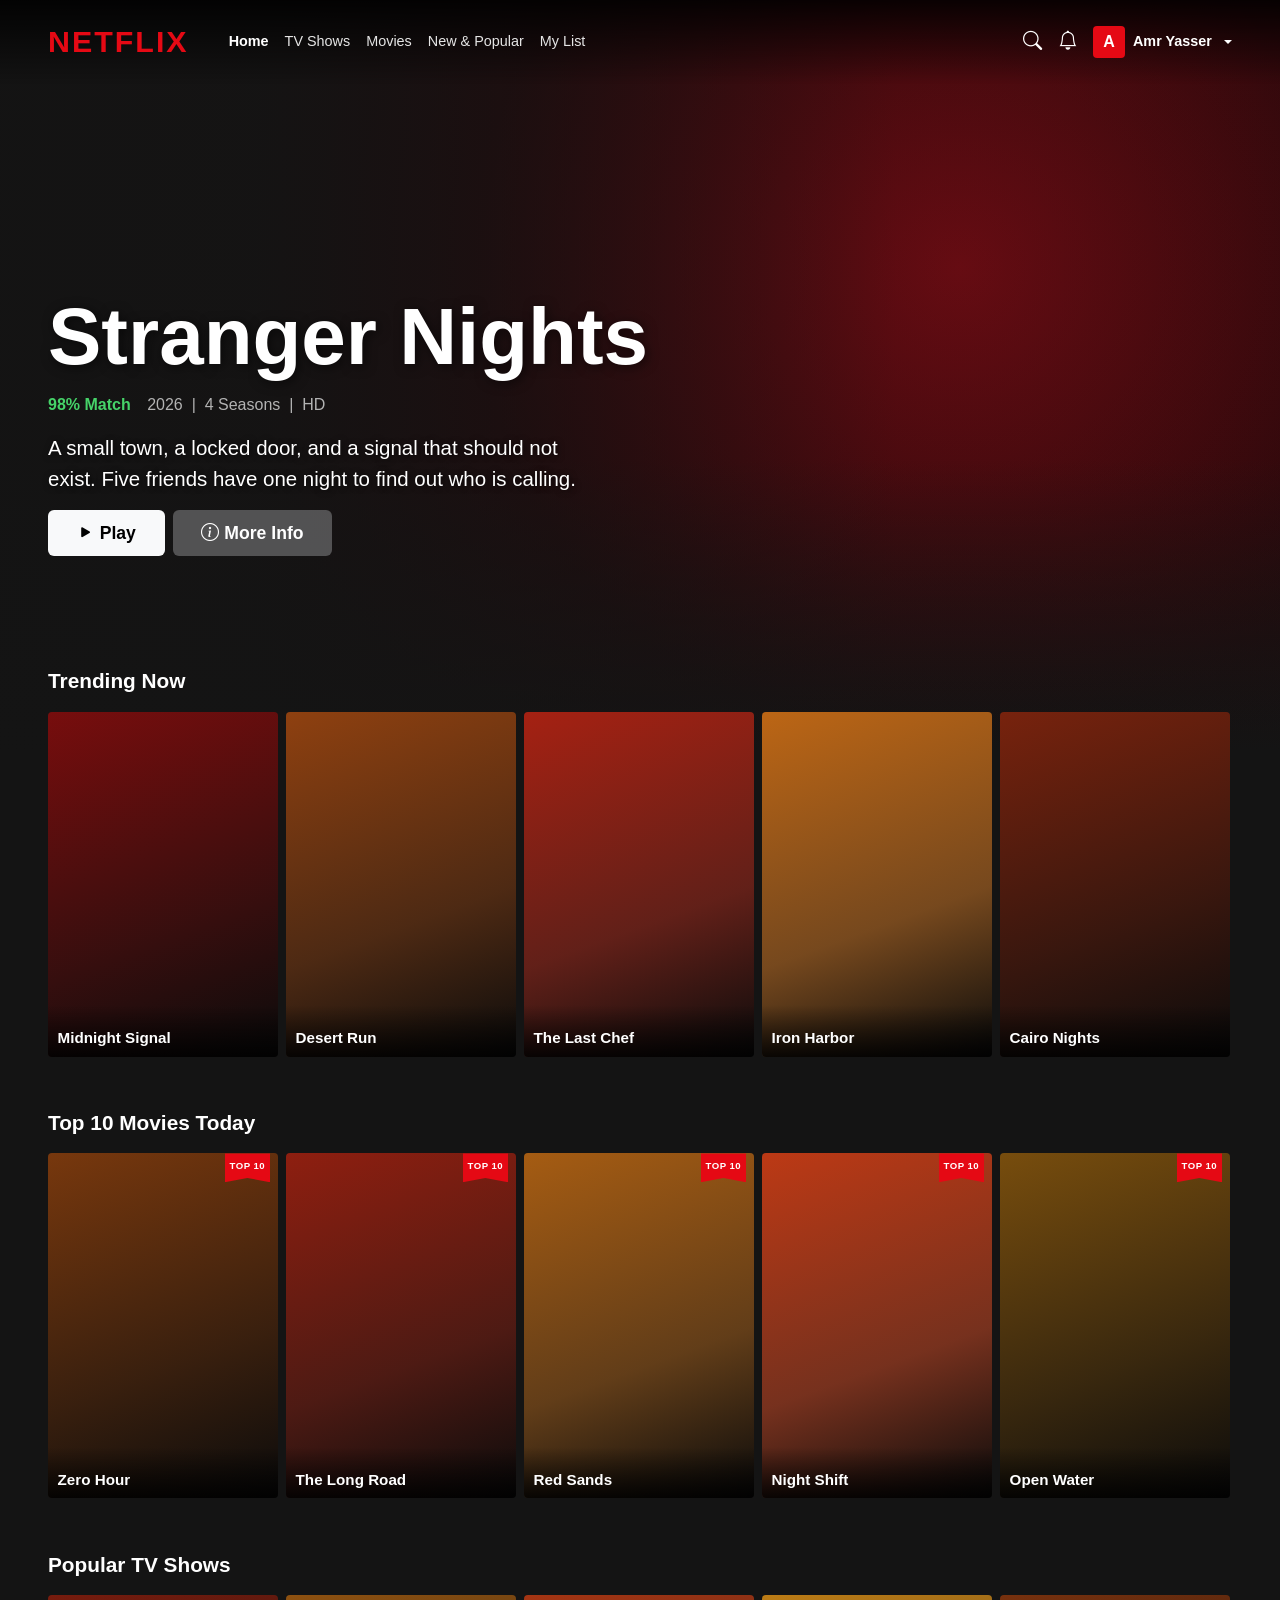
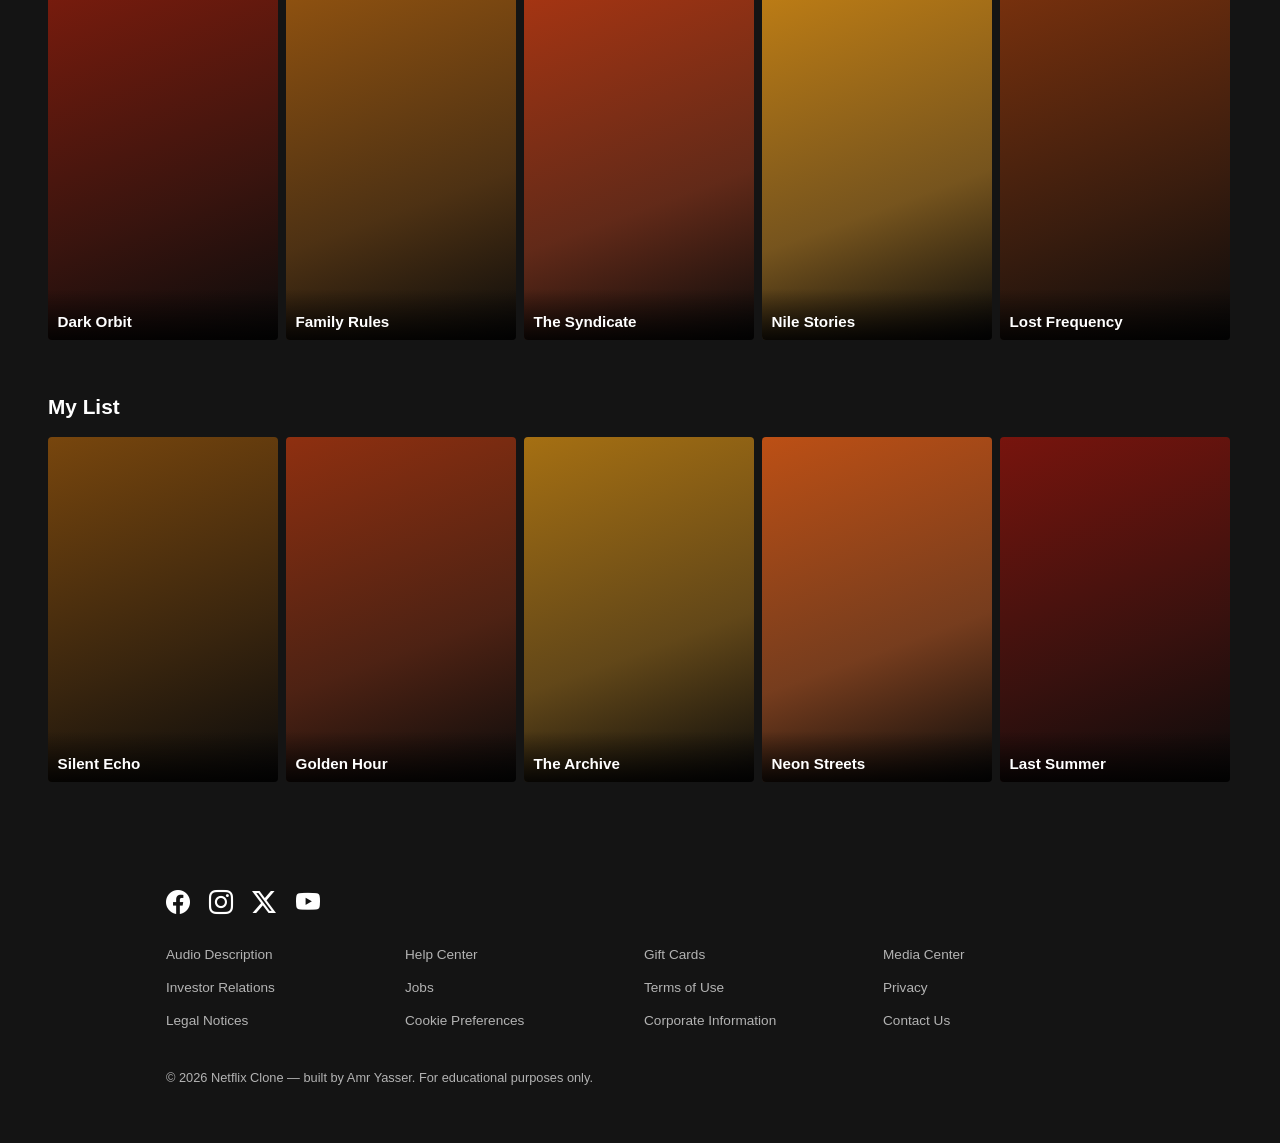
<file: index.html>
<!DOCTYPE html>
<html lang="en" data-bs-theme="dark">
<head>
  <meta charset="UTF-8">
  <meta name="viewport" content="width=device-width, initial-scale=1">
  <title>Netflix Clone | Amr Yasser</title>
  <link href="https://cdn.jsdelivr.net/npm/bootstrap@5.3.3/dist/css/bootstrap.min.css" rel="stylesheet">
  <link href="https://cdn.jsdelivr.net/npm/bootstrap-icons@1.11.3/font/bootstrap-icons.min.css" rel="stylesheet">
  <link rel="stylesheet" href="style.css">
</head>
<body>

  <!-- Navbar -->
  <nav class="navbar navbar-expand-lg fixed-top nf-navbar" id="navbar">
    <div class="container-fluid px-3 px-lg-5">
      <a class="navbar-brand nf-logo" href="index.html">NETFLIX</a>
      <button class="navbar-toggler border-0" type="button" data-bs-toggle="collapse" data-bs-target="#navMenu" aria-label="Toggle navigation">
        <span class="navbar-toggler-icon"></span>
      </button>
      <div class="collapse navbar-collapse" id="navMenu">
        <ul class="navbar-nav me-auto">
          <li class="nav-item"><a class="nav-link active" href="#home">Home</a></li>
          <li class="nav-item"><a class="nav-link" href="#series">TV Shows</a></li>
          <li class="nav-item"><a class="nav-link" href="#movies">Movies</a></li>
          <li class="nav-item"><a class="nav-link" href="#new">New &amp; Popular</a></li>
          <li class="nav-item"><a class="nav-link" href="#mylist">My List</a></li>
        </ul>
        <div class="d-flex align-items-center gap-3 nav-right">
          <i class="bi bi-search nav-icon"></i>
          <i class="bi bi-bell nav-icon"></i>
          <div class="dropdown">
            <a class="d-flex align-items-center gap-2 text-decoration-none dropdown-toggle nf-profile" href="#" data-bs-toggle="dropdown">
              <span class="avatar">A</span>
              <span class="profile-name">Amr Yasser</span>
            </a>
            <ul class="dropdown-menu dropdown-menu-end nf-dropdown">
              <li><a class="dropdown-item" href="login.html">Sign in</a></li>
              <li><a class="dropdown-item" href="register.html">Create account</a></li>
            </ul>
          </div>
        </div>
      </div>
    </div>
  </nav>

  <!-- Hero -->
  <header class="hero" id="home">
    <div class="hero-content container-fluid px-3 px-lg-5">
      <h1 class="hero-title">Stranger Nights</h1>
      <p class="hero-meta"><span class="match">98% Match</span> 2026 &nbsp;|&nbsp; 4 Seasons &nbsp;|&nbsp; HD</p>
      <p class="hero-desc">A small town, a locked door, and a signal that should not exist. Five friends have one night to find out who is calling.</p>
      <div class="d-flex gap-2 flex-wrap">
        <button class="btn btn-light btn-play"><i class="bi bi-play-fill"></i> Play</button>
        <button class="btn btn-secondary btn-info-nf"><i class="bi bi-info-circle"></i> More Info</button>
      </div>
    </div>
  </header>

  <!-- Rows (filled by script.js) -->
  <main class="rows" id="rows"></main>

  <!-- Footer -->
  <footer class="nf-footer container">
    <div class="social mb-4">
      <i class="bi bi-facebook"></i><i class="bi bi-instagram"></i><i class="bi bi-twitter-x"></i><i class="bi bi-youtube"></i>
    </div>
    <div class="row g-2 footer-links">
      <div class="col-6 col-md-3"><a href="#">Audio Description</a><a href="#">Investor Relations</a><a href="#">Legal Notices</a></div>
      <div class="col-6 col-md-3"><a href="#">Help Center</a><a href="#">Jobs</a><a href="#">Cookie Preferences</a></div>
      <div class="col-6 col-md-3"><a href="#">Gift Cards</a><a href="#">Terms of Use</a><a href="#">Corporate Information</a></div>
      <div class="col-6 col-md-3"><a href="#">Media Center</a><a href="#">Privacy</a><a href="#">Contact Us</a></div>
    </div>
    <p class="copy mt-4">&copy; 2026 Netflix Clone &mdash; built by Amr Yasser. For educational purposes only.</p>
  </footer>

  <script src="https://cdn.jsdelivr.net/npm/bootstrap@5.3.3/dist/js/bootstrap.bundle.min.js"></script>
  <script src="script.js"></script>
</body>
</html>
</file>
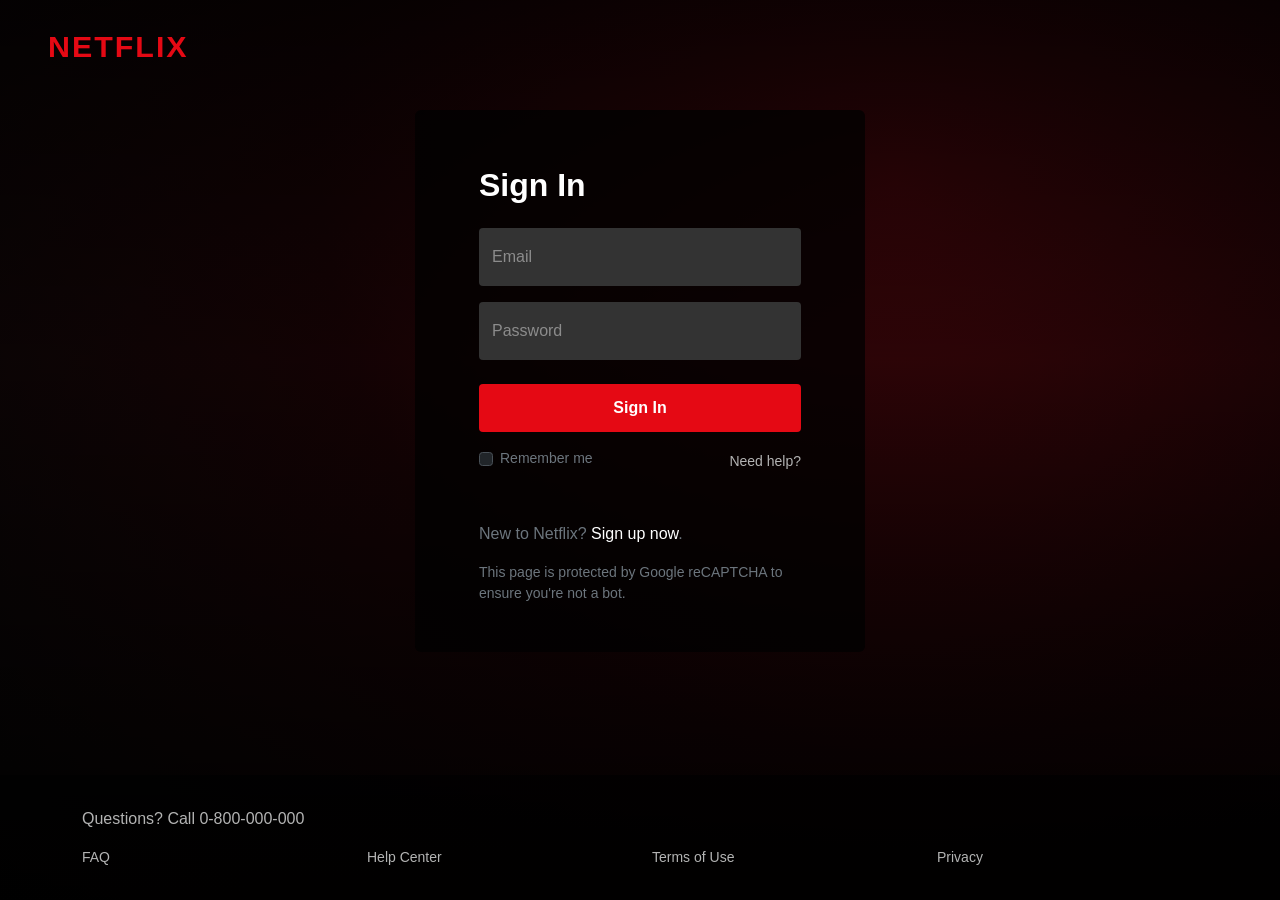
<file: login.html>
<!DOCTYPE html>
<html lang="en" data-bs-theme="dark">
<head>
  <meta charset="UTF-8">
  <meta name="viewport" content="width=device-width, initial-scale=1">
  <title>Sign In | Netflix Clone</title>
  <link href="https://cdn.jsdelivr.net/npm/bootstrap@5.3.3/dist/css/bootstrap.min.css" rel="stylesheet">
  <link rel="stylesheet" href="style.css">
</head>
<body class="auth-body">

  <header class="auth-header">
    <a class="nf-logo" href="index.html">NETFLIX</a>
  </header>

  <main class="auth-wrap">
    <div class="auth-card">
      <h1>Sign In</h1>
      <div id="formAlert" class="alert alert-danger d-none" role="alert"></div>

      <form id="loginForm" novalidate>
        <div class="form-floating mb-3">
          <input type="email" class="form-control nf-input" id="email" placeholder="Email" required>
          <label for="email">Email</label>
          <div class="invalid-feedback">Enter a valid email address.</div>
        </div>
        <div class="form-floating mb-3">
          <input type="password" class="form-control nf-input" id="password" placeholder="Password" minlength="6" required>
          <label for="password">Password</label>
          <div class="invalid-feedback">Password must be at least 6 characters.</div>
        </div>
        <button type="submit" class="btn nf-btn w-100 mt-2">Sign In</button>

        <div class="d-flex justify-content-between align-items-center mt-3 small text-secondary">
          <div class="form-check">
            <input class="form-check-input" type="checkbox" id="remember">
            <label class="form-check-label" for="remember">Remember me</label>
          </div>
          <a href="#" class="auth-link-muted">Need help?</a>
        </div>
      </form>

      <p class="mt-5 text-secondary">New to Netflix? <a href="register.html" class="auth-link">Sign up now</a>.</p>
      <p class="small text-secondary mb-0">This page is protected by Google reCAPTCHA to ensure you're not a bot.</p>
    </div>
  </main>

  <footer class="auth-footer">
    <div class="container">
      <p>Questions? Call 0-800-000-000</p>
      <div class="row small">
        <div class="col-6 col-md-3"><a href="#">FAQ</a></div>
        <div class="col-6 col-md-3"><a href="#">Help Center</a></div>
        <div class="col-6 col-md-3"><a href="#">Terms of Use</a></div>
        <div class="col-6 col-md-3"><a href="#">Privacy</a></div>
      </div>
    </div>
  </footer>

  <script src="https://cdn.jsdelivr.net/npm/bootstrap@5.3.3/dist/js/bootstrap.bundle.min.js"></script>
  <script src="script.js"></script>
</body>
</html>
</file>
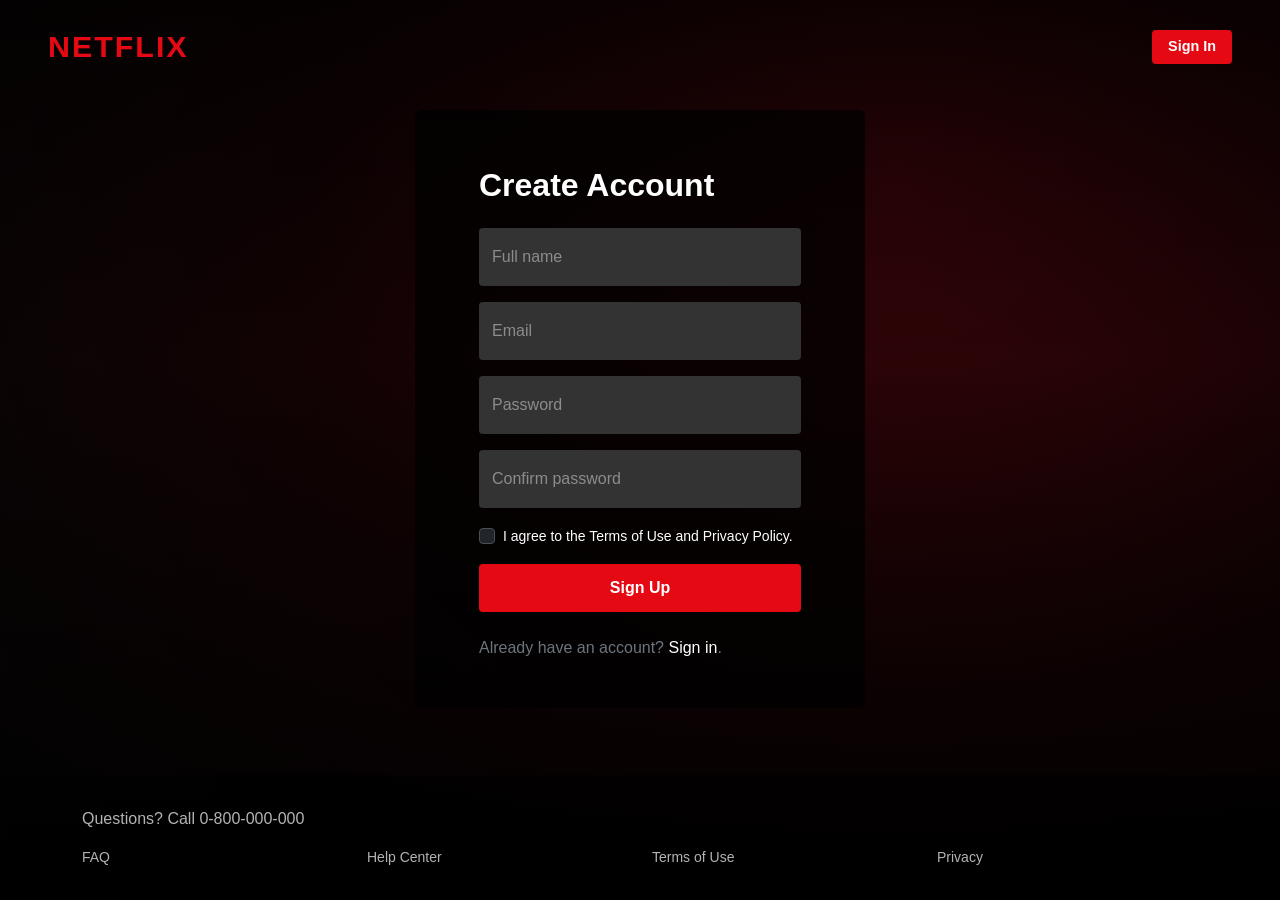
<file: register.html>
<!DOCTYPE html>
<html lang="en" data-bs-theme="dark">
<head>
  <meta charset="UTF-8">
  <meta name="viewport" content="width=device-width, initial-scale=1">
  <title>Sign Up | Netflix Clone</title>
  <link href="https://cdn.jsdelivr.net/npm/bootstrap@5.3.3/dist/css/bootstrap.min.css" rel="stylesheet">
  <link rel="stylesheet" href="style.css">
</head>
<body class="auth-body">

  <header class="auth-header">
    <a class="nf-logo" href="index.html">NETFLIX</a>
    <a class="btn nf-btn nf-btn-sm" href="login.html">Sign In</a>
  </header>

  <main class="auth-wrap">
    <div class="auth-card">
      <h1>Create Account</h1>
      <div id="formAlert" class="alert alert-danger d-none" role="alert"></div>

      <form id="registerForm" novalidate>
        <div class="form-floating mb-3">
          <input type="text" class="form-control nf-input" id="fullName" placeholder="Full name" minlength="3" required>
          <label for="fullName">Full name</label>
          <div class="invalid-feedback">Enter your full name (at least 3 characters).</div>
        </div>
        <div class="form-floating mb-3">
          <input type="email" class="form-control nf-input" id="email" placeholder="Email" required>
          <label for="email">Email</label>
          <div class="invalid-feedback">Enter a valid email address.</div>
        </div>
        <div class="form-floating mb-3">
          <input type="password" class="form-control nf-input" id="password" placeholder="Password" minlength="6" required>
          <label for="password">Password</label>
          <div class="invalid-feedback">Password must be at least 6 characters.</div>
        </div>
        <div class="form-floating mb-3">
          <input type="password" class="form-control nf-input" id="confirmPassword" placeholder="Confirm password" required>
          <label for="confirmPassword">Confirm password</label>
          <div class="invalid-feedback">Passwords do not match.</div>
        </div>
        <div class="form-check mb-3">
          <input class="form-check-input" type="checkbox" id="terms" required>
          <label class="form-check-label small" for="terms">I agree to the Terms of Use and Privacy Policy.</label>
          <div class="invalid-feedback">You must accept the terms to continue.</div>
        </div>
        <button type="submit" class="btn nf-btn w-100">Sign Up</button>
      </form>

      <p class="mt-4 text-secondary mb-0">Already have an account? <a href="login.html" class="auth-link">Sign in</a>.</p>
    </div>
  </main>

  <footer class="auth-footer">
    <div class="container">
      <p>Questions? Call 0-800-000-000</p>
      <div class="row small">
        <div class="col-6 col-md-3"><a href="#">FAQ</a></div>
        <div class="col-6 col-md-3"><a href="#">Help Center</a></div>
        <div class="col-6 col-md-3"><a href="#">Terms of Use</a></div>
        <div class="col-6 col-md-3"><a href="#">Privacy</a></div>
      </div>
    </div>
  </footer>

  <script src="https://cdn.jsdelivr.net/npm/bootstrap@5.3.3/dist/js/bootstrap.bundle.min.js"></script>
  <script src="script.js"></script>
</body>
</html>
</file>
<file: style.css>
:root {
  --nf-red: #e50914;
  --nf-red-dark: #b20710;
  --nf-black: #141414;
  --nf-white: #ffffff;
  --nf-grey: #b3b3b3;
}

html { scroll-behavior: smooth; }

body {
  background: var(--nf-black);
  color: var(--nf-white);
  font-family: "Helvetica Neue", Helvetica, Arial, sans-serif;
  overflow-x: hidden;
}

/* ---------- Navbar (custom over Bootstrap) ---------- */
.nf-navbar {
  background: linear-gradient(to bottom, rgba(0,0,0,.85), transparent);
  transition: background .3s;
  padding: .9rem 0;
}
.nf-navbar.scrolled { background: var(--nf-black); }
.nf-logo {
  color: var(--nf-red) !important;
  font-weight: 900;
  font-size: 1.9rem;
  letter-spacing: 2px;
  margin-right: 2rem;
}
.nf-navbar .nav-link { color: #e5e5e5; font-size: .9rem; transition: color .2s; }
.nf-navbar .nav-link:hover, .nf-navbar .nav-link.active { color: var(--nf-white); font-weight: 600; }
.navbar-toggler-icon { filter: invert(1); }
.nav-icon { font-size: 1.2rem; cursor: pointer; }
.nf-profile { color: var(--nf-white); }
.nf-profile:hover { color: var(--nf-white); }
.avatar {
  width: 32px; height: 32px; border-radius: 4px;
  background: var(--nf-red);
  display: inline-flex; align-items: center; justify-content: center;
  font-weight: 700;
}
.profile-name { font-size: .9rem; font-weight: 600; }
.nf-dropdown { background: rgba(0,0,0,.92); border: 1px solid #333; border-radius: 0; }
.nf-dropdown .dropdown-item { color: var(--nf-white); font-size: .85rem; }
.nf-dropdown .dropdown-item:hover { background: #222; text-decoration: underline; }
@media (max-width: 991px) {
  .nf-navbar { background: var(--nf-black); }
  .nav-right { padding: 1rem 0; }
}

/* ---------- Hero ---------- */
.hero {
  min-height: 85vh;
  display: flex;
  align-items: center;
  background:
    linear-gradient(to right, rgba(20,20,20,.95) 20%, rgba(20,20,20,.2) 70%),
    linear-gradient(to top, var(--nf-black) 2%, transparent 40%),
    radial-gradient(circle at 75% 35%, #7a0a12 0%, #2a0508 45%, #0b0b0b 100%);
}
.hero-content { max-width: 720px; margin-left: 0; padding-top: 5rem; }
.hero-title { font-size: clamp(2.5rem, 7vw, 5rem); font-weight: 900; text-shadow: 2px 2px 12px rgba(0,0,0,.6); }
.hero-meta { color: var(--nf-grey); font-size: 1rem; }
.match { color: #46d369; font-weight: 700; margin-right: .75rem; }
.hero-desc { font-size: clamp(1rem, 1.6vw, 1.3rem); max-width: 560px; text-shadow: 1px 1px 6px rgba(0,0,0,.7); }
.btn-play, .btn-info-nf { font-weight: 700; padding: .6rem 1.8rem; font-size: 1.1rem; border: 0; }
.btn-play:hover { background: rgba(255,255,255,.75); }
.btn-info-nf { background: rgba(109,109,110,.7); color: var(--nf-white); }
.btn-info-nf:hover { background: rgba(109,109,110,.45); color: var(--nf-white); }

/* ---------- Rows ---------- */
.rows { margin-top: -6rem; position: relative; z-index: 2; }
.row-section { padding: 0 1rem; margin-bottom: 2.2rem; }
@media (min-width: 992px) { .row-section { padding: 0 3rem; } }
.row-title { font-size: 1.3rem; font-weight: 700; margin-bottom: .6rem; }
.row-scroll {
  display: flex; gap: .5rem;
  overflow-x: auto; scroll-snap-type: x proximity;
  padding: .5rem 0 1.2rem;
  scrollbar-width: none;
}
.row-scroll::-webkit-scrollbar { display: none; }
.poster {
  flex: 0 0 auto;
  width: clamp(130px, 18vw, 230px);
  aspect-ratio: 2 / 3;
  border-radius: 4px;
  position: relative;
  scroll-snap-align: start;
  cursor: pointer;
  overflow: hidden;
  transition: transform .25s, box-shadow .25s;
  display: flex; align-items: flex-end;
}
.poster:hover { transform: scale(1.1); z-index: 5; box-shadow: 0 8px 24px rgba(0,0,0,.8); }
.poster span {
  width: 100%; padding: 1.5rem .6rem .6rem;
  font-weight: 800; font-size: .95rem; line-height: 1.15;
  background: linear-gradient(to top, rgba(0,0,0,.85), transparent);
}
.poster.top10::before {
  content: "TOP 10";
  position: absolute; top: 0; right: 8px;
  background: var(--nf-red); font-size: .6rem; font-weight: 800;
  padding: .35rem .3rem .55rem; letter-spacing: .5px;
  clip-path: polygon(0 0, 100% 0, 100% 100%, 50% 85%, 0 100%);
}

/* ---------- Footer ---------- */
.nf-footer { max-width: 980px; padding: 3rem 1rem 2.5rem; color: var(--nf-grey); }
.social i { font-size: 1.5rem; margin-right: 1.2rem; color: var(--nf-white); cursor: pointer; }
.footer-links a { display: block; color: var(--nf-grey); font-size: .85rem; margin-bottom: .8rem; text-decoration: none; }
.footer-links a:hover { text-decoration: underline; }
.copy { font-size: .8rem; }

/* ---------- Accessibility ---------- */
a:focus-visible, button:focus-visible { outline: 2px solid var(--nf-white); outline-offset: 2px; }
@media (prefers-reduced-motion: reduce) {
  * { transition: none !important; scroll-behavior: auto !important; }
}

/* ---------- Auth pages (login / register) ---------- */
.auth-body {
  min-height: 100vh;
  display: flex; flex-direction: column;
  background:
    linear-gradient(to bottom, rgba(0,0,0,.85), rgba(0,0,0,.55) 40%, rgba(0,0,0,.9)),
    radial-gradient(circle at 70% 20%, #7a0a12 0%, #2a0508 50%, #0b0b0b 100%);
}
.auth-header { display: flex; justify-content: space-between; align-items: center; padding: 1.2rem 1.5rem; }
@media (min-width: 992px) { .auth-header { padding: 1.5rem 3rem; } }
.auth-header .nf-logo { margin-right: 0; text-decoration: none; }
.auth-wrap { flex: 1; display: flex; justify-content: center; align-items: flex-start; padding: 1rem; }
.auth-card {
  width: 100%; max-width: 450px;
  background: rgba(0,0,0,.75);
  border-radius: 6px;
  padding: 2.5rem 2rem 2.5rem;
}
@media (min-width: 576px) { .auth-card { padding: 3.5rem 4rem 3rem; } }
.auth-card h1 { font-size: 2rem; font-weight: 700; margin-bottom: 1.5rem; }
.nf-input.form-control { background: #333; border: 1px solid transparent; color: var(--nf-white); border-radius: 4px; }
.nf-input.form-control:focus { background: #454545; border-color: var(--nf-white); box-shadow: none; }
.form-floating > label { color: #8c8c8c; }
.nf-input.form-control.is-invalid { border-color: #e87c03; background-image: none; }
.invalid-feedback { color: #e87c03; font-size: .8rem; }
.nf-btn { background: var(--nf-red); color: var(--nf-white); font-weight: 700; padding: .75rem; border: 0; border-radius: 4px; }
.nf-btn:hover, .nf-btn:focus { background: var(--nf-red-dark); color: var(--nf-white); }
.nf-btn-sm { padding: .4rem 1rem; font-size: .9rem; }
.form-check-input:checked { background-color: var(--nf-red); border-color: var(--nf-red); }
.auth-link { color: var(--nf-white); text-decoration: none; }
.auth-link:hover { text-decoration: underline; }
.auth-link-muted { color: var(--nf-grey); text-decoration: none; }
.auth-link-muted:hover { text-decoration: underline; }
.auth-footer { background: rgba(0,0,0,.75); padding: 2rem 0; color: var(--nf-grey); margin-top: 2rem; }
.auth-footer a { color: var(--nf-grey); text-decoration: none; }
.auth-footer a:hover { text-decoration: underline; }
</file>
